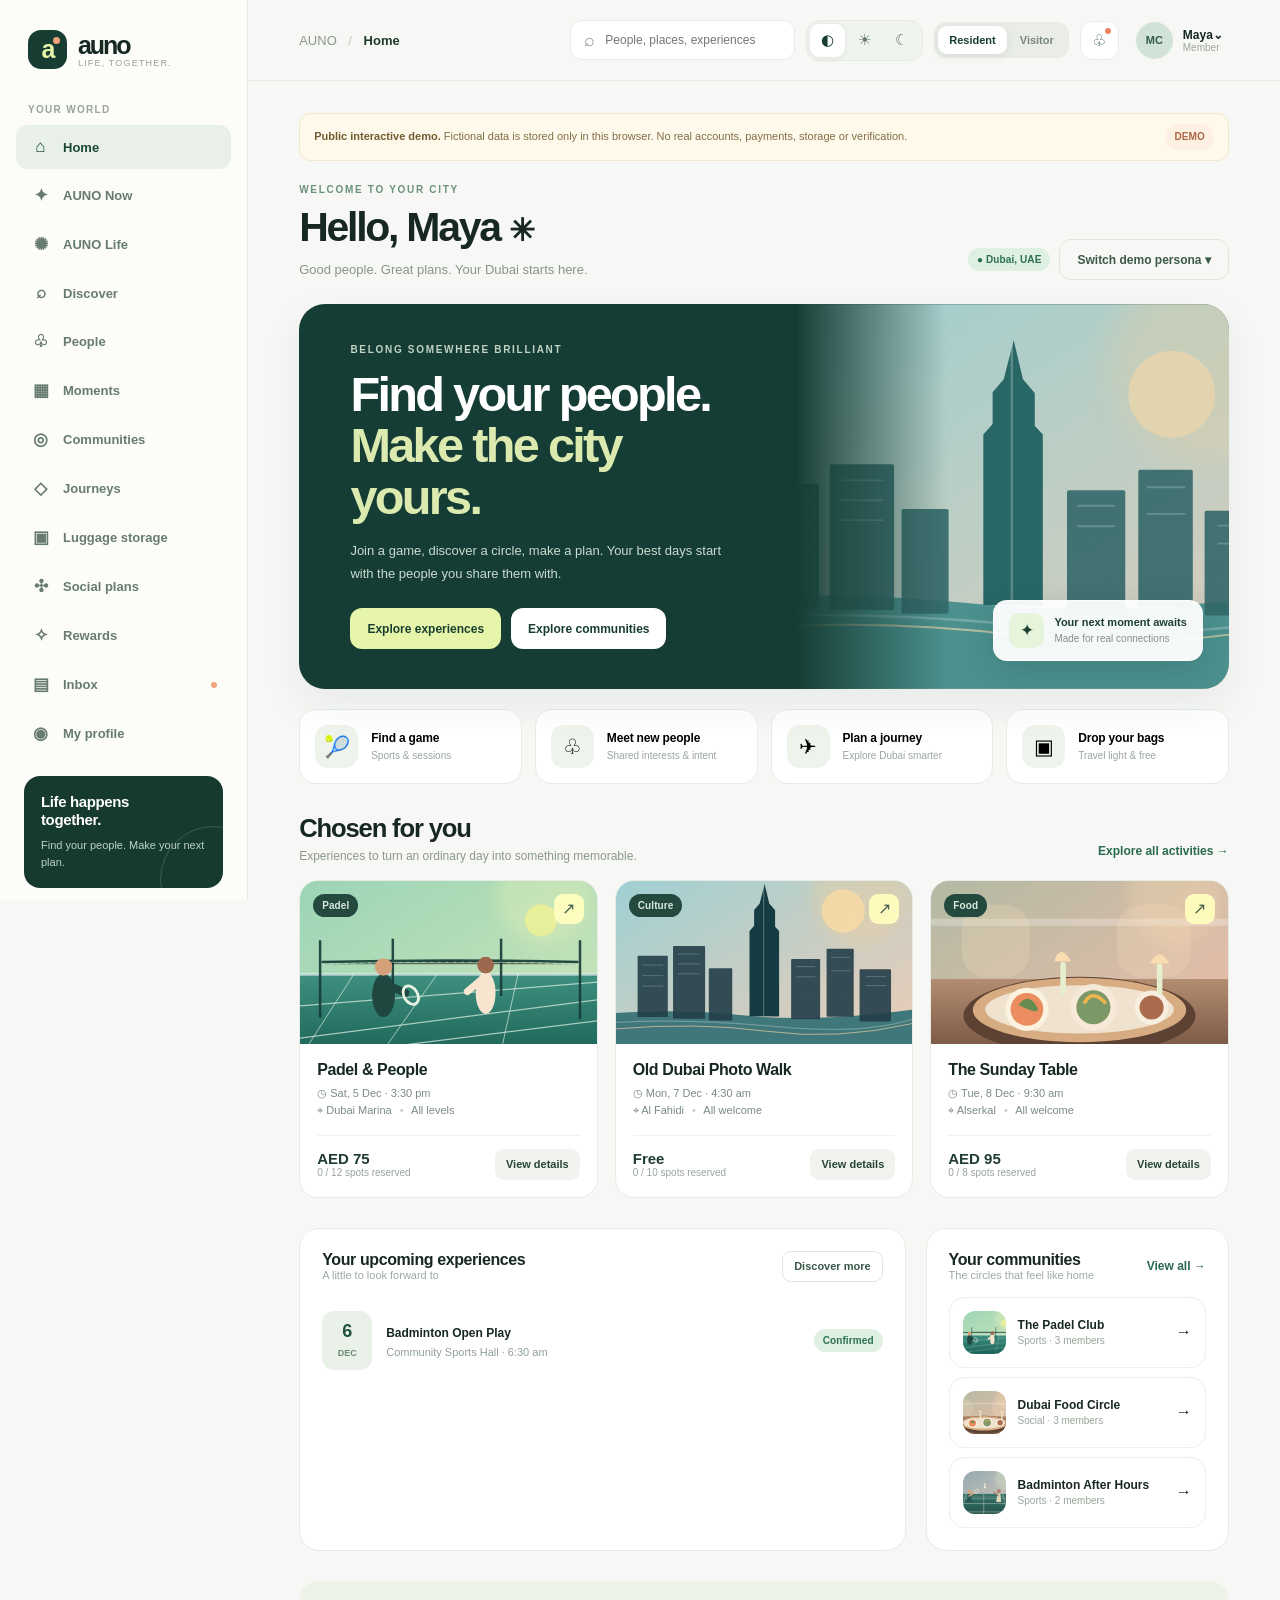
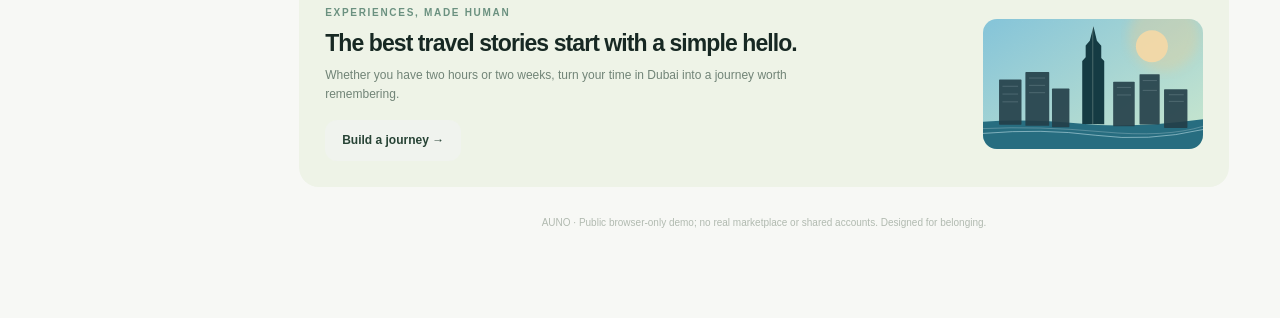
<file: demo-static/index.html>
<!doctype html>
<html lang="en">
<head>
  <meta charset="utf-8"/>
  <meta name="viewport" content="width=device-width, initial-scale=1"/>
  <meta name="theme-color" content="#f7f8f5"/>
  <meta name="description" content="AUNO — your city, your people, your next experience. Interactive community and city companion pilot."/>
  <title>AUNO · Your city, your people.</title>
  <meta name="color-scheme" content="light dark"/>
  <link rel="icon" href="favicon.svg" type="image/svg+xml"/>
  <script src="theme.js"></script>
  <link rel="stylesheet" href="styles.css"/>
  <link rel="stylesheet" href="suite.css"/>
  <link rel="manifest" href="manifest.webmanifest"/>
</head>
<body>
  <div id="app" role="application" aria-label="AUNO interactive demo">
    <div class="boot-screen"><div class="boot-mark">a<span>•</span></div><p>Finding your people…</p></div>
  </div>
  <div id="toast-root" aria-live="polite"></div>
  <script src="demo-api.js" defer></script>
  <script src="insights.js" defer></script>
  <script src="suite.js" defer></script>
  <script src="app.js" defer></script>
  <script>if ('serviceWorker' in navigator && location.protocol === 'https:') navigator.serviceWorker.register('./sw.js').catch(()=>{});</script>
</body>
</html>
</file>
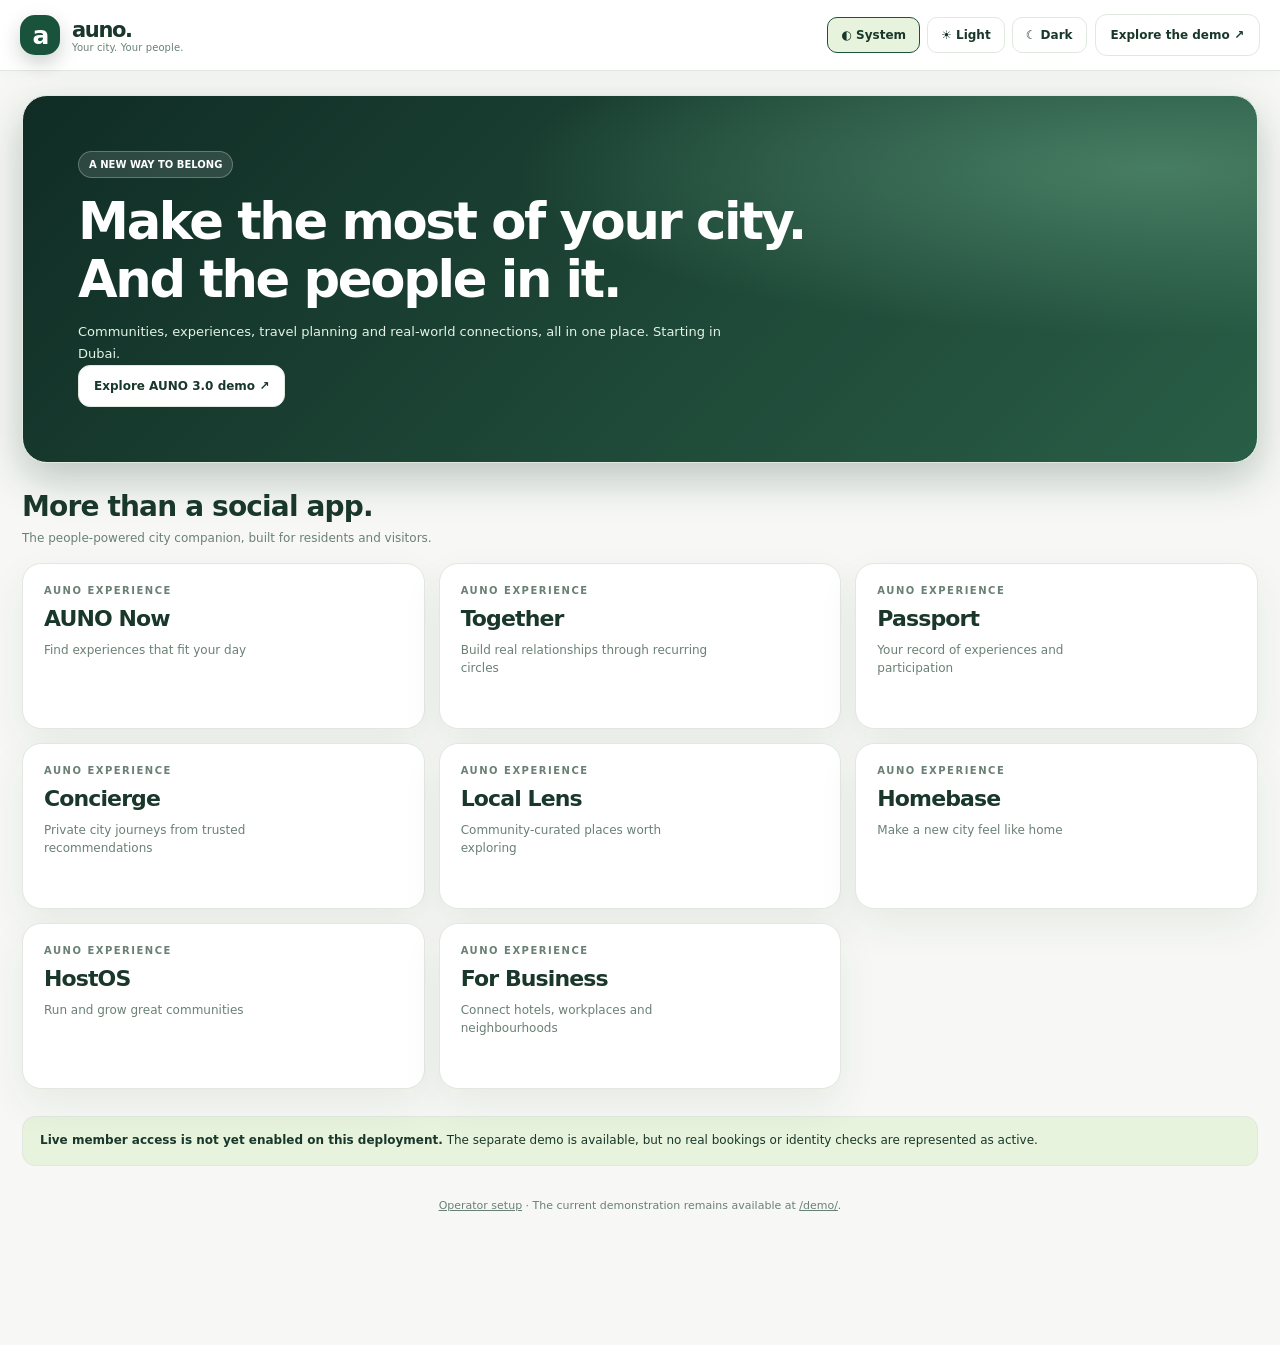
<file: docs/index.html>
<!doctype html>
<html lang="en"><head>
<meta charset="utf-8"/><meta name="viewport" content="width=device-width, initial-scale=1"/>
<meta name="theme-color" content="#f7f8f5"/><meta name="color-scheme" content="light dark"/>
<meta name="description" content="AUNO connects real people, approved communities, free experiences and city journeys."/>
<title>AUNO — Find your people. Experience your city.</title>
<link rel="icon" href="./favicon.svg" type="image/svg+xml"/>
<script src="./theme.js"></script>
<link rel="stylesheet" href="./styles.css"/><link rel="stylesheet" href="./experiences.css"/>
<link rel="manifest" href="./manifest.webmanifest"/>
<script src="./config.js"></script>
<script type="module" src="./app.js"></script>
</head><body><div id="app"><div class="boot"><span class="logo">a.</span><p>Preparing your city...</p></div></div><div id="toasts" role="status" aria-live="polite"></div><script>if("serviceWorker" in navigator && location.protocol==="https:")navigator.serviceWorker.register("./sw.js").catch(()=>{});</script></body></html>
</file>
<file: demo-static/styles.css>
:root{--paper:#f7f8f5;--white:#fff;--ink:#172823;--muted:#7d8983;--line:#e7ebe5;--deep:#173d33;--deep2:#092b26;--mint:#e3efd8;--lime:#e6f5a9;--peach:#f1a37c;--red:#b45344;--shadow:0 16px 40px rgba(27,52,40,.065);--radius:21px;--r2:14px;--sidebar:248px;font-family:Inter,ui-sans-serif,-apple-system,BlinkMacSystemFont,"Segoe UI",sans-serif;color:var(--ink);background:var(--paper)}*{box-sizing:border-box}body{margin:0;min-width:320px}button,input,select,textarea{font:inherit}button{cursor:pointer}a{color:inherit;text-decoration:none}button:disabled{opacity:.48;cursor:not-allowed}button:focus-visible,a:focus-visible,input:focus-visible,textarea:focus-visible,select:focus-visible{outline:3px solid #9ed8aa;outline-offset:2px}h1,h2,h3,p{margin:0}h1{font-size:clamp(30px,3.2vw,46px);line-height:1.09;letter-spacing:-.055em;font-weight:740}h2{font-size:clamp(21px,2vw,28px);line-height:1.14;letter-spacing:-.045em}h3{font-size:17px;letter-spacing:-.025em}.app-shell{display:grid;grid-template-columns:var(--sidebar) minmax(0,1fr);min-height:100vh}.sidebar{position:sticky;top:0;height:100vh;display:flex;flex-direction:column;border-right:1px solid #e5eae3;background:#fcfcf9;padding:28px 16px 18px;z-index:12;overflow-y:auto}.brand{display:flex;align-items:center;gap:11px;padding:2px 12px 23px}.brand-symbol{width:39px;height:39px;border-radius:13px;background:var(--deep);color:var(--lime);display:grid;place-items:center;font-size:25px;font-weight:800;line-height:1;letter-spacing:-.08em;position:relative}.brand-symbol:after{content:"";width:7px;height:7px;background:var(--peach);border-radius:50%;position:absolute;right:7px;top:7px}.brand-name{font-size:25px;letter-spacing:-.082em;font-weight:790}.brand-sub{font-size:9px;letter-spacing:.13em;text-transform:uppercase;color:#96a19a;margin-top:-2px}.side-label{color:#9aa59d;font-size:10px;letter-spacing:.13em;font-weight:800;text-transform:uppercase;margin:12px 12px 10px}.side-nav{display:flex;flex-direction:column;gap:4px}.nav-item{display:flex;align-items:center;gap:12px;width:100%;padding:12px 14px;color:#677b70;border:0;background:transparent;border-radius:12px;font-size:13px;font-weight:600;text-align:left;transition:.2s}.nav-item .symbol{font-size:17px;width:21px;text-align:center}.nav-item.active{background:#e9f0e8;color:#194837;font-weight:780}.nav-item:hover{background:#f0f3ef;color:#193e32}.nav-item .nav-dot{background:var(--peach);height:6px;width:6px;border-radius:50%;margin-left:auto}.sidebar-bottom{margin-top:auto;padding:20px 8px 0}.sidebar-note{padding:17px;border-radius:16px;background:#163a30;color:#fff;position:relative;overflow:hidden}.sidebar-note:after{content:"";width:105px;height:105px;border:1px solid #739486;position:absolute;border-radius:50%;right:-44px;bottom:-45px;opacity:.4}.sidebar-note strong{display:block;font-size:15px;letter-spacing:-.025em;line-height:1.2;max-width:125px}.sidebar-note p{font-size:11px;color:#bdd2c4;margin-top:8px;line-height:1.55}.sidebar-foot{display:flex;justify-content:space-between;align-items:center;margin-top:16px;color:#a3aea6;font-size:10px;padding:0 8px}.main-shell{min-width:0}.topbar{height:81px;background:rgba(247,248,245,.95);display:flex;align-items:center;justify-content:space-between;padding:0 clamp(20px,4vw,58px);border-bottom:1px solid var(--line);gap:16px;position:sticky;top:0;z-index:10;backdrop-filter:blur(15px)}.top-left{display:flex;gap:14px;align-items:center;min-width:0}.breadcrumbs{font-size:13px;color:#88968d;white-space:nowrap}.breadcrumbs b{color:#20392d}.top-right{display:flex;align-items:center;gap:11px}.searchbox{display:flex;align-items:center;gap:8px;border:1px solid #e8ece6;border-radius:12px;padding:0 13px;height:40px;background:#fff;color:#89948f;min-width:225px}.searchbox input{border:0;background:transparent;outline:0;font-size:12px;color:#384b42;width:160px}.avatar{width:37px;height:37px;border-radius:50%;display:grid;place-items:center;font-size:11px;font-weight:750;background:#d1e3d8;color:#315c49;flex-shrink:0}.avatar.v2{background:#e9d8c9;color:#865e47}.avatar.v3{background:#dee3ef;color:#566480}.avatar.lg{height:53px;width:53px;font-size:16px}.persona{border:0;background:transparent;display:flex;align-items:center;gap:10px;text-align:left;color:var(--ink)}.persona strong{display:block;font-size:12px;white-space:nowrap}.persona small{display:block;font-size:10px;color:#9aa69d}.mode-toggle{display:flex;padding:4px;border-radius:12px;background:#e9ede6;gap:2px}.mode-toggle button{font-size:11px;padding:8px 11px;border-radius:9px;border:0;background:transparent;color:#78867d;font-weight:680}.mode-toggle button.active{background:white;color:var(--deep);box-shadow:0 2px 8px #1e302018}.icon-btn{height:39px;width:39px;display:grid;place-items:center;border:1px solid #e8ede7;background:#fff;border-radius:12px;font-size:16px;color:#36584a;position:relative}.notice-count{position:absolute;right:7px;top:6px;height:6px;width:6px;border-radius:50%;background:#ec845f}.content{width:min(1420px,100%);margin:0 auto;padding:32px clamp(20px,4vw,58px) 90px}.demo-strip{display:flex;justify-content:space-between;gap:12px;align-items:center;padding:10px 14px;background:#fff9eb;border:1px solid #f2e7c9;color:#806f47;border-radius:12px;font-size:11px;margin-bottom:23px;line-height:1.4}.demo-strip b{color:#705e32}.eyebrow{font-size:10px;letter-spacing:.17em;color:#6b9180;text-transform:uppercase;font-weight:830}.eyebrow.light{color:#c1d3c5}.page-head{display:flex;justify-content:space-between;align-items:end;gap:20px;margin-bottom:24px}.page-head .kicker{font-size:12px;color:#718579;margin-bottom:10px}.page-head p{color:#87958a;font-size:13px;margin-top:10px;max-width:560px;line-height:1.6}.page-actions{display:flex;align-items:center;gap:9px;flex-wrap:wrap}.btn{border:0;background:var(--deep);color:white;padding:11px 17px;min-height:41px;display:inline-flex;align-items:center;justify-content:center;gap:9px;border-radius:12px;font-size:12px;font-weight:760;transition:transform .15s,background .15s;white-space:nowrap}.btn:hover:not(:disabled){transform:translateY(-1px);background:#225845}.btn.secondary{background:#f0f3ee;color:#284436}.btn.secondary:hover{background:#e5ede3}.btn.light{background:#fff;color:var(--deep)}.btn.outline{background:transparent;color:#3a5949;border:1px solid #dfe6df}.btn.ghost{background:transparent;color:#375144}.btn.small{padding:7px 11px;min-height:31px;border-radius:9px;font-size:11px}.btn.full{width:100%}.btn.danger{background:#f7ece9;color:#a04b3e}.btn.brandlime{background:var(--lime);color:#183e30}.btn.brandlime:hover{background:#d4ec8c}.btn .arr{font-size:18px;font-weight:400}.pill{display:inline-flex;align-items:center;gap:5px;border-radius:99px;padding:6px 9px;font-size:10px;font-weight:750;letter-spacing:.01em;background:#eef2ed;color:#45604c}.pill.green{background:#def0e1;color:#2c704f}.pill.orange{background:#fff0e4;color:#a86a43}.pill.dark{background:#244a40;color:#dbe9dc}.pill.outline{background:#fff;border:1px solid var(--line);color:#73847b}.tiny-dot{width:6px;height:6px;border-radius:50%;background:#7fbd94}.section{margin-top:30px}.section-head{display:flex;align-items:end;justify-content:space-between;gap:15px;margin-bottom:17px}.section-head p{font-size:12px;color:#8a978e;margin-top:5px}.text-link{font-size:12px;color:#2a6951;font-weight:750;background:transparent;border:0;padding:5px 0}.text-link:hover{text-decoration:underline}.hero{min-height:342px;border-radius:26px;position:relative;overflow:hidden;background:#163d35;display:grid;grid-template-columns:minmax(0,1.07fr) minmax(300px,.93fr);box-shadow:var(--shadow);color:#fff}.hero-copy{padding:40px clamp(30px,4vw,56px);display:flex;flex-direction:column;align-items:flex-start;justify-content:center;z-index:1}.hero h1{font-size:clamp(36px,3.8vw,55px);max-width:570px;margin-top:14px;font-weight:740;line-height:1.05}.hero h1 em{font-style:normal;color:#dceaaf}.hero p{color:#cadbd0;font-size:13px;line-height:1.8;margin:16px 0 23px;max-width:400px}.hero-buttons{display:flex;gap:10px;flex-wrap:wrap}.hero-visual{position:relative;min-height:342px;overflow:hidden}.hero-visual img{height:100%;width:100%;object-fit:cover;display:block;position:absolute;inset:0;opacity:.92;mix-blend-mode:screen}.hero-visual:before{content:"";position:absolute;z-index:1;left:-1px;top:0;bottom:0;width:35%;background:linear-gradient(90deg,#163d35 0%,transparent)}.floating-note{position:absolute;z-index:2;bottom:28px;right:26px;display:flex;align-items:center;gap:10px;background:#fefefef2;border:1px solid #ffffffaa;box-shadow:0 10px 30px #112a2929;border-radius:14px;padding:12px 15px;color:#1e4032;max-width:250px}.floating-note .note-icon{width:35px;height:35px;background:#e6f4dc;border-radius:10px;display:grid;place-items:center;font-size:17px}.floating-note b{display:block;font-size:11px}.floating-note small{font-size:10px;color:#83918a}.quick-actions{display:grid;grid-template-columns:repeat(4,minmax(0,1fr));gap:13px;margin-top:20px}.quick-card{display:flex;align-items:center;gap:13px;text-align:left;border:1px solid #e7ece5;background:white;border-radius:17px;padding:15px;transition:all .2s;min-width:0}.quick-card:hover{box-shadow:var(--shadow);transform:translateY(-2px)}.quick-icon{height:43px;width:43px;flex-shrink:0;border-radius:13px;display:grid;place-items:center;font-size:21px;background:#eef4ec}.quick-card b{display:block;font-size:12px;letter-spacing:-.015em}.quick-card small{display:block;font-size:10px;color:#9ba69f;margin-top:4px;line-height:1.3}.cards-grid{display:grid;grid-template-columns:repeat(3,minmax(0,1fr));gap:17px}.event-card,.circle-card,.store-card,.reward-card,.plan-card{border-radius:19px;background:#fff;border:1px solid var(--line);overflow:hidden;transition:box-shadow .2s,transform .2s}.event-card:hover,.circle-card:hover,.store-card:hover,.plan-card:hover{box-shadow:0 15px 28px #254c3314;transform:translateY(-2px)}.card-art{height:163px;overflow:hidden;position:relative;background:#e2e5dd}.card-art img{width:100%;height:100%;object-fit:cover;display:block;transition:transform .35s}.event-card:hover .card-art img,.store-card:hover .card-art img{transform:scale(1.045)}.art-overlay{position:absolute;top:13px;left:13px}.art-save{position:absolute;right:13px;top:13px;background:#fffebeee;border:0;border-radius:9px;width:30px;height:30px;display:grid;place-items:center;color:#496051}.card-content{padding:17px}.event-card h3{font-size:16px;margin-bottom:6px}.meta{font-size:11px;color:#7c8c80;line-height:1.6}.meta i{font-style:normal;padding:0 5px;color:#c3cfc6}.card-footer{display:flex;justify-content:space-between;align-items:center;gap:10px;margin-top:15px;padding-top:13px;border-top:1px solid #f0f2ee}.price{font-size:15px;font-weight:800;color:#213e31}.price small{font-size:10px;color:#9ba49e;font-weight:500}.small-avatars{display:flex;padding-left:6px}.small-avatars i{display:grid;place-items:center;height:23px;width:23px;background:#dfe9dc;color:#35634c;border-radius:50%;font-size:8px;font-style:normal;font-weight:800;border:2px solid white;margin-left:-7px}.small-avatars i:nth-child(2){background:#f0d9cb;color:#8b5e48}.small-avatars i:nth-child(3){background:#dde4f3;color:#54658d}.member-count{font-size:10px;color:#99a59b}.split{display:grid;grid-template-columns:minmax(0,1.6fr) minmax(260px,.8fr);gap:20px}.panel{background:#fff;border:1px solid var(--line);border-radius:20px;padding:22px}.panel-head{display:flex;justify-content:space-between;align-items:center;gap:15px;margin-bottom:16px}.panel-head h3{font-size:16px}.panel-sub{font-size:11px;color:#9eaaa1}.my-next{display:flex;align-items:center;gap:14px;padding:13px 0;border-bottom:1px solid #eef1ec}.my-next:last-child{border:0}.my-next .date-block{background:#eaf1e8;padding:10px;text-align:center;min-width:50px;border-radius:12px}.date-block b{display:block;font-size:18px;color:#23523f}.date-block small{font-size:9px;font-weight:800;color:#6c8a76;text-transform:uppercase}.my-next strong{font-size:12px}.my-next p{font-size:11px;color:#8fa094;margin-top:5px}.circle-item{border:1px solid #edf0eb;border-radius:15px;padding:13px;display:flex;gap:12px;align-items:center;margin-bottom:9px}.circle-item:last-child{margin-bottom:0}.circle-mini{height:43px;width:43px;border-radius:12px;object-fit:cover}.circle-item b{font-size:12px;display:block}.circle-item small{font-size:10px;color:#9aa59a;margin-top:3px;display:block}.circle-item .right{margin-left:auto}.stat-grid{display:grid;grid-template-columns:repeat(4,minmax(0,1fr));gap:14px}.stat-card{background:#fff;border:1px solid var(--line);border-radius:18px;padding:21px}.stat-card .label{font-size:11px;color:#839486;font-weight:660}.stat-card .value{font-size:29px;font-weight:780;letter-spacing:-.06em;margin:8px 0}.stat-card .sub{font-size:10px;color:#95a297}.stat-card .glyph{font-size:21px;color:#4b7c62;float:right;opacity:.65}.toolbar{display:flex;justify-content:space-between;align-items:center;flex-wrap:wrap;gap:12px;margin-bottom:20px}.chipbar{display:flex;gap:8px;flex-wrap:wrap}.chip{border:1px solid #e6ebe4;border-radius:999px;background:#fff;color:#75857a;padding:9px 13px;font-size:11px;font-weight:700}.chip.active{background:#1c4b3b;border-color:#1c4b3b;color:white}.field{display:flex;flex-direction:column;gap:7px;min-width:0}.field label{font-size:11px;font-weight:740;color:#4e6656}.field input,.field select,.field textarea{border:1px solid #dee6dc;border-radius:11px;padding:11px 12px;background:#fff;color:#2b4535;font-size:12px;min-height:42px;width:100%;outline:0}.field textarea{min-height:91px;resize:vertical}.field input:focus,.field select:focus,.field textarea:focus{border-color:#88be99;box-shadow:0 0 0 3px #e5f2e5}.form-grid{display:grid;grid-template-columns:repeat(2,minmax(0,1fr));gap:15px}.form-grid.three{grid-template-columns:repeat(3,minmax(0,1fr))}.form-grid .span-all{grid-column:1/-1}.small-note{font-size:11px;line-height:1.6;color:#89998c}.muted{color:var(--muted)}.divider{height:1px;background:var(--line);margin:18px 0}.empty{background:#fff;border:1px dashed #d8e3d8;padding:34px;border-radius:20px;text-align:center;color:#8d9b90}.empty .emoji{font-size:31px;margin-bottom:13px}.empty b{display:block;color:#2b4638;margin-bottom:6px}.empty p{font-size:12px;line-height:1.6;margin-bottom:13px}.empty.compact{padding:22px}.story-banner{background:#eef3e7;border-radius:20px;padding:26px;display:flex;justify-content:space-between;align-items:center;gap:18px}.story-banner h3{font-size:23px;line-height:1.25;letter-spacing:-.04em;max-width:490px}.story-banner p{font-size:12px;color:#718477;margin-top:8px;max-width:510px;line-height:1.6}.story-banner img{height:130px;width:220px;object-fit:cover;border-radius:14px}.circle-card .card-art{height:135px}.circle-card .card-content h3{margin-bottom:6px}.circle-card .card-content p{font-size:11px;color:#839387;line-height:1.6;min-height:35px}.pill-row{display:flex;gap:7px;flex-wrap:wrap;margin:12px 0}.store-card .card-art{height:140px}.store-card .card-content h3{margin:0 0 4px}.store-card .card-content{padding:17px}.store-card .info-row{display:flex;justify-content:space-between;gap:8px;align-items:center;margin-top:13px}.rate{font-size:17px;font-weight:790}.rate small{font-size:10px;font-weight:500;color:#91a197}.reward-card{padding:21px}.reward-emoji{height:46px;width:46px;display:grid;place-items:center;background:#edf3e9;border-radius:15px;font-size:25px;margin-bottom:17px}.reward-card h3{font-size:17px;margin-bottom:8px}.reward-card p{font-size:11px;line-height:1.7;color:#819184;min-height:53px}.reward-card .card-footer{margin-top:11px}.timeline{position:relative;display:flex;flex-direction:column;gap:0}.timeline-item{display:grid;grid-template-columns:44px 1fr;gap:13px;position:relative;padding-bottom:15px}.timeline-item:before{content:"";position:absolute;left:18px;top:30px;bottom:0;width:1px;background:#dfe8dd}.timeline-item:last-child:before{display:none}.timeline-num{height:37px;width:37px;border-radius:11px;background:#e8f1e5;display:grid;place-items:center;font-size:17px;z-index:1}.timeline-body{padding:0 0 5px}.timeline-body strong{display:block;font-size:13px;margin:2px 0 4px}.timeline-body p{font-size:11px;color:#7f9184;line-height:1.65}.timeline-meta{display:flex;gap:10px;align-items:center;margin-top:8px;font-size:10px;color:#8d9e91}.journey-preview{background:#fff;border:1px solid var(--line);border-radius:20px;padding:22px}.journey-stage{background:#edf2e7;border:1px solid #dae6d7;border-radius:16px;padding:22px;margin-top:17px}.journey-stage .day-label{font-size:10px;text-transform:uppercase;letter-spacing:.13em;color:#4f7860;font-weight:850}.journey-day{padding:21px 0;border-bottom:1px solid #eaf0e8}.journey-day:last-child{border-bottom:0;padding-bottom:0}.journey-day h3{font-size:16px;margin-bottom:14px}.journey-stop{display:flex;gap:12px;padding:10px 0;align-items:center}.journey-stop>span{background:#f0f5eb;border-radius:12px;font-size:20px;height:42px;width:42px;display:grid;place-items:center;flex-shrink:0}.journey-stop b{font-size:12px}.journey-stop small{display:block;font-size:10px;color:#8c9c91;margin-top:4px}.plan-card{padding:20px}.plan-card h3{margin:12px 0 6px}.plan-card p{font-size:11px;line-height:1.7;color:#859386;min-height:45px}.plan-card .card-footer{margin-top:12px}.avatar-row{display:flex;align-items:center;gap:8px;margin:11px 0}.avatar-row .avatar{width:27px;height:27px;font-size:9px}.avatar-row small{font-size:10px;color:#829789}.table-wrap{overflow:auto;border-radius:16px;border:1px solid var(--line);background:#fff}.data-table{width:100%;border-collapse:collapse;text-align:left;min-width:630px}.data-table th{padding:15px 18px;background:#f7f9f5;color:#8a9a8e;font-size:10px;text-transform:uppercase;letter-spacing:.09em;font-weight:800}.data-table td{padding:16px 18px;border-top:1px solid #edf1eb;font-size:12px;color:#3b5645}.data-table td small{display:block;color:#99a69a;font-size:10px;margin-top:4px}.table-actions{display:flex;gap:6px}.workspace-welcome{background:#183d34;color:#fff;border-radius:21px;padding:27px;display:flex;align-items:center;justify-content:space-between;gap:20px;margin-bottom:23px;overflow:hidden;position:relative}.workspace-welcome:after{content:"";border:1px solid #ffffff22;position:absolute;width:280px;height:280px;border-radius:50%;right:-60px;top:-150px}.workspace-welcome h2{font-size:27px;margin-top:6px}.workspace-welcome p{font-size:12px;color:#c2d8ca;margin-top:7px;max-width:470px;line-height:1.6}.workspace-welcome .btn{position:relative;z-index:1}.notice-row{display:flex;gap:13px;align-items:start;padding:17px 0;border-bottom:1px solid #edf1eb}.notice-row:last-child{border:0}.notice-bullet{width:33px;height:33px;border-radius:11px;background:#eef5e9;display:grid;place-items:center;color:#347354;flex-shrink:0}.notice-row b{font-size:12px;font-weight:720}.notice-row p{font-size:10px;color:#9daa9c;margin-top:6px}.notice-row.unread b{color:#143b2d}.profile-hero{display:flex;align-items:center;gap:16px;padding:26px;background:white;border:1px solid var(--line);border-radius:21px}.profile-hero h2{margin:0 0 5px}.profile-hero p{font-size:12px;color:#829388}.progress-track{height:8px;background:#eaf0e9;border-radius:999px;overflow:hidden;margin-top:12px}.progress-fill{height:100%;background:#689f73;border-radius:999px}.level-track{display:flex;justify-content:space-between;color:#8c998d;font-size:10px;margin-top:6px}.leader-row{display:flex;align-items:center;gap:11px;padding:13px 0;border-bottom:1px solid #eef2ed}.leader-row:last-child{border:0}.leader-rank{width:24px;color:#82998b;font-size:12px;font-weight:800}.leader-row b{font-size:12px}.leader-row small{display:block;margin-top:4px;font-size:10px;color:#95a599}.leader-row .xp{margin-left:auto;font-size:12px;font-weight:800;color:#315e47}.quote{border-left:3px solid #b0ce9f;padding-left:13px;color:#71847a;font-size:12px;line-height:1.7}.modal-backdrop{position:fixed;inset:0;background:rgba(9,27,21,.55);display:flex;align-items:center;justify-content:center;z-index:99;padding:18px;backdrop-filter:blur(4px)}.modal{width:min(650px,100%);max-height:min(90vh,840px);overflow-y:auto;background:#fff;border-radius:23px;box-shadow:0 40px 100px #0004;position:relative}.modal.wide{width:min(780px,100%)}.modal-close{position:absolute;right:15px;top:15px;border:0;width:32px;height:32px;background:#fffdf5ee;border-radius:50%;font-size:16px;z-index:2}.modal-hero{height:230px;overflow:hidden;position:relative}.modal-hero img{width:100%;height:100%;object-fit:cover}.modal-body{padding:27px}.modal-body h2{font-size:27px;margin:10px 0 8px}.modal-body p{font-size:12px;color:#778a7d;line-height:1.8}.modal-info{display:grid;grid-template-columns:repeat(2,minmax(0,1fr));gap:10px;margin:21px 0}.modal-info div{background:#f4f7f2;border-radius:13px;padding:13px}.modal-info b{display:block;font-size:11px}.modal-info small{display:block;font-size:10px;color:#96a69a;margin-top:5px}.modal-actions{display:flex;gap:9px;justify-content:space-between;align-items:center;margin-top:19px;padding-top:18px;border-top:1px solid var(--line)}.modal-actions .btn{flex:1}.form-modal{padding:29px}.form-modal h2{margin:4px 0 8px}.form-modal>p{font-size:12px;color:#829587;line-height:1.7;margin-bottom:22px}.form-title{font-size:20px;margin-bottom:10px}.form-modal .form-grid{margin:13px 0 19px}.modal .subtle{font-size:10px;color:#a0afa2;margin-top:10px}.toast{position:fixed;bottom:25px;right:23px;background:#193f32;color:#fff;max-width:360px;min-width:240px;padding:15px 18px;border-radius:13px;box-shadow:0 16px 60px #08241b4d;z-index:150;animation:toast-in .22s ease;font-size:12px;line-height:1.55}.toast.error{background:#924738}.toast b{display:block;margin-bottom:3px;font-size:12px}.boot-screen{height:100vh;display:flex;align-items:center;justify-content:center;flex-direction:column;gap:16px}.boot-mark{width:58px;height:58px;border-radius:19px;background:var(--deep);color:var(--lime);font-weight:800;font-size:38px;display:grid;place-items:center;position:relative}.boot-mark span{position:absolute;right:8px;top:7px;font-size:18px;color:var(--peach)}.boot-screen p{font-size:12px;color:#83968b}.loading-state{display:grid;place-items:center;min-height:50vh}.spinner{width:29px;height:29px;border:3px solid #e2ebe2;border-top-color:#31664d;border-radius:50%;animation:spin .7s linear infinite}.mobile-nav{display:none}.mobile-menu-toggle{display:none}.notice-card{padding:13px 15px;border-radius:12px;background:#fff7ed;color:#916844;font-size:11px;line-height:1.6;border:1px solid #f3e7d7}.legend{display:inline-flex;align-items:center;gap:7px;font-size:11px;color:#829186}.legend:before{content:"";height:7px;width:7px;background:#82b99b;border-radius:50%}.boldnumber{font-size:32px;font-weight:800;letter-spacing:-.065em}.mini-stat{display:flex;gap:10px;align-items:center}.mini-stat .mini-icon{background:#e6f1e2;height:38px;width:38px;border-radius:11px;display:grid;place-items:center}.mini-stat strong{font-size:13px}.mini-stat small{display:block;font-size:10px;color:#94a397;margin-top:3px}.profile-pill{display:inline-flex;align-items:center;gap:6px;font-size:10px;font-weight:750;background:#e6f1e7;color:#397352;border-radius:99px;padding:6px 10px}.hero-small{min-height:170px;border-radius:20px;background:#183f37;color:#fff;display:flex;align-items:center;justify-content:space-between;padding:26px;gap:20px;overflow:hidden}.hero-small h2{color:#fff;font-size:26px;margin:8px 0}.hero-small p{max-width:440px;color:#c6d8cd;font-size:12px;line-height:1.6}.hero-small img{width:280px;height:155px;object-fit:cover;border-radius:13px}.tabs{display:flex;gap:6px;padding:4px;background:#eef2ed;border-radius:12px;width:max-content}.tabs button{border:0;border-radius:9px;padding:10px 14px;font-size:11px;font-weight:760;color:#7a8b7c;background:transparent}.tabs button.active{background:white;color:#1a4334;box-shadow:0 3px 8px #0000000a}.member-row{display:flex;gap:11px;align-items:center;padding:12px 0;border-bottom:1px solid #eff1ee}.member-row:last-child{border:0}.member-row b{font-size:12px}.member-row small{color:#a2ada5;font-size:10px;display:block;margin-top:5px}.member-row .btn{margin-left:auto}.counter{display:flex;align-items:center;gap:10px}.counter button{height:34px;width:34px;border-radius:9px;border:1px solid #dae7d9;background:#f6f9f4;color:#2b6d4f;font-size:19px}.counter b{min-width:20px;text-align:center}.chips-check{display:flex;flex-wrap:wrap;gap:8px}.chips-check label{cursor:pointer;border:1px solid #e0e9df;border-radius:99px;padding:8px 12px;font-size:11px;color:#617668;background:#fff}.chips-check input{accent-color:#356a52;margin-right:5px}.footer-line{font-size:10px;color:#b1bab0;text-align:center;padding-top:30px}.code-pill{background:#edf5e6;border:1px dashed #8fb99a;color:#276345;font-size:14px;letter-spacing:.12em;border-radius:9px;padding:9px 12px;font-weight:800;display:inline-block}.flex{display:flex}.gap8{gap:8px}.gap12{gap:12px}.align-center{align-items:center}.justify-between{justify-content:space-between}.mt10{margin-top:10px}.mt16{margin-top:16px}.mt20{margin-top:20px}.mb8{margin-bottom:8px}.mb16{margin-bottom:16px}.full-width{width:100%}.center{text-align:center}.hide{display:none!important}@keyframes spin{to{transform:rotate(360deg)}}@keyframes toast-in{from{transform:translateY(15px);opacity:0}to{transform:translateY(0);opacity:1}}
@media(max-width:1250px){:root{--sidebar:210px}.content{padding-left:30px;padding-right:30px}.topbar{padding:0 30px}.cards-grid{gap:12px}.quick-actions{grid-template-columns:repeat(2,1fr)}.hero{grid-template-columns:1.1fr .9fr}.hero-copy{padding:33px}.hero h1{font-size:43px}.searchbox{min-width:190px}}
@media(max-width:980px){:root{--sidebar:0px}.app-shell{grid-template-columns:1fr}.sidebar{display:none}.content{padding:26px 25px 92px}.topbar{padding:0 25px}.mobile-nav{display:flex;position:fixed;bottom:0;left:0;right:0;background:#fffefa;border-top:1px solid #e4ebe3;height:68px;z-index:20;justify-content:space-around;box-shadow:0 -4px 22px #1533240a}.mobile-nav button{border:0;background:transparent;color:#899b8c;display:flex;flex-direction:column;align-items:center;gap:3px;justify-content:center;min-width:55px;font-size:9px;font-weight:700}.mobile-nav button.active{color:#246549}.mobile-nav button span{font-size:20px}.split{grid-template-columns:1fr 1fr}.searchbox{min-width:0}.searchbox input{width:120px}}
@media(max-width:700px){h1{font-size:34px}.topbar{height:66px;padding:0 16px}.breadcrumbs{font-size:11px}.searchbox,.persona small,.mode-toggle{display:none}.top-right{gap:5px}.persona strong{font-size:11px}.persona{gap:6px}.top-left{gap:6px}.content{padding:20px 16px 90px}.demo-strip{font-size:10px}.hero{grid-template-columns:1fr;min-height:480px}.hero-copy{padding:28px 25px;justify-content:flex-start;min-height:330px}.hero h1{font-size:42px}.hero p{font-size:12px;margin:12px 0 18px}.hero-visual{height:160px;min-height:160px}.hero-visual:before{width:100%;height:90px;top:-1px;background:linear-gradient(#163d35,transparent)}.floating-note{bottom:14px;right:15px;padding:8px}.cards-grid{grid-template-columns:1fr;gap:13px}.quick-actions{grid-template-columns:repeat(2,minmax(0,1fr));gap:9px}.quick-card{padding:11px;gap:9px}.quick-icon{height:36px;width:36px;font-size:17px}.quick-card b{font-size:10px}.quick-card small{font-size:9px}.split{grid-template-columns:1fr}.stat-grid{grid-template-columns:repeat(2,1fr)}.page-head{align-items:flex-start;flex-direction:column}.page-actions{width:100%}.page-actions .btn{flex:1}.form-grid,.form-grid.three{grid-template-columns:1fr}.story-banner{flex-direction:column;align-items:flex-start}.story-banner img{width:100%;height:130px}.modal-backdrop{align-items:flex-end;padding:0}.modal{width:100%;max-height:93vh;border-radius:24px 24px 0 0}.modal-body,.form-modal{padding:22px}.modal-hero{height:170px}.modal-info{grid-template-columns:1fr 1fr}.modal-actions{flex-wrap:wrap}.modal-actions .btn{flex:1 1 45%}.hero-small img{display:none}.workspace-welcome{flex-direction:column;align-items:start}.toolbar{align-items:flex-start}.profile-hero{flex-wrap:wrap}.footer-line{padding-bottom:14px}}
.person-card{background:#fff;border:1px solid var(--line);border-radius:18px;padding:19px;transition:.2s}.person-card:hover{transform:translateY(-2px);box-shadow:var(--shadow)}.person-head{display:flex;gap:13px;align-items:center}.person-head h3{margin-bottom:3px}.person-card>.small-note{min-height:35px}.moment-post{background:#fff;border:1px solid var(--line);border-radius:18px;padding:22px;margin-top:15px}.moment-author{display:flex;align-items:center;gap:10px}.moment-author b{font-size:12px}.moment-author small{display:block;font-size:10px;color:#97a79a;margin-top:4px}.moment-post>p{font-size:13px;color:#425e4c;line-height:1.8;margin:19px 0}.moment-place{background:#eef4e9;border-radius:10px;padding:12px;font-size:11px;color:#4d6d55;font-weight:680}.moment-place span{color:#aebfb0;padding:0 6px}.moment-actions{display:flex;gap:12px;margin-top:16px;padding-top:13px;border-top:1px solid #edf1ec;flex-wrap:wrap}.moment-actions button{background:transparent;border:0;color:#8b9b8d;font-size:11px;font-weight:700;padding:5px 0}.moment-actions button.liked{color:#bd7663}.moment-actions button:hover{color:#2a6347}

/* AUNO 2.0 adaptive appearance and product-detail system */
:root { --surface:#fff; --surface-soft:#f0f4ee; --text-strong:#162d25; --text-muted:#64786d; --focus:#518d71; --chart-track:#dfe9e1; --chart-fill:#448967; --accent:#d6f29e; --toast-bg:#183a2f; }
html {scroll-behavior:smooth}
button,input,select,textarea{accent-color:var(--deep)}
button:focus-visible,a:focus-visible,input:focus-visible,textarea:focus-visible,select:focus-visible{outline:3px solid var(--focus);outline-offset:3px}
.theme-switcher{display:flex;gap:2px;background:var(--surface-soft);padding:3px;border:1px solid var(--line);border-radius:13px;align-items:center}
.theme-switcher button{min-width:35px;height:33px;border:0;border-radius:9px;background:transparent;color:var(--text-muted);font-size:15px}
.theme-switcher button.active{background:var(--surface);color:var(--deep);box-shadow:0 1px 6px #00000012}
.theme-switcher button:hover{color:var(--ink)}
.theme-settings{display:flex;gap:9px;flex-wrap:wrap}
.theme-settings button{flex:1;min-width:104px;display:flex;justify-content:center;align-items:center;gap:8px;border:1px solid var(--line);background:var(--surface);color:var(--ink);padding:13px 15px;border-radius:12px;font-size:12px;font-weight:700}
.theme-settings button.active{background:var(--surface-soft);border-color:var(--focus);box-shadow:0 0 0 1px var(--focus)}
.auno-v2-chip{display:inline-flex;align-items:center;gap:6px;border-radius:99px;padding:7px 10px;background:var(--surface-soft);border:1px solid var(--line);color:var(--text-muted);font-size:11px;font-weight:730}
.now-callout{margin-top:20px;display:flex;align-items:center;justify-content:space-between;gap:18px;background:linear-gradient(110deg,#173d33,#245f48);border:1px solid #2b6b51;padding:20px 22px;border-radius:19px;color:#fff;overflow:hidden;position:relative}
.now-callout:after{content:'✳';font-size:128px;line-height:1;position:absolute;right:20%;color:#ffffff0c;transform:rotate(-25deg);pointer-events:none}
.now-callout h3{font-size:18px;color:#fff;margin:6px 0}.now-callout p{font-size:12px;color:#d8e5d8;line-height:1.6}
.now-callout .btn{position:relative;z-index:1}
.now-controls{background:var(--surface);border:1px solid var(--line);border-radius:20px;padding:22px;box-shadow:var(--shadow)}
.now-options{display:flex;gap:8px;flex-wrap:wrap;margin-top:12px}.now-options button{border:1px solid var(--line);background:var(--surface-soft);color:var(--ink);padding:11px 15px;border-radius:12px;font-weight:720;font-size:12px;min-height:44px}
.now-options button.selected{background:var(--deep);color:#fff;border-color:var(--deep)}
.now-select-grid{display:grid;grid-template-columns:repeat(2,minmax(0,1fr));gap:16px;margin-top:22px}.now-select-grid label{font-size:12px;font-weight:750;display:block;color:var(--text-muted)}
.now-select-grid select{display:block;margin-top:8px;width:100%;border:1px solid var(--line);border-radius:12px;background:var(--surface);color:var(--ink);padding:12px 15px;min-height:45px}
.now-suggestions{display:grid;grid-template-columns:repeat(3,minmax(0,1fr));gap:16px;margin-top:19px}
.now-place{border:1px solid var(--line);background:var(--surface);padding:19px;border-radius:18px;box-shadow:var(--shadow);display:flex;flex-direction:column;gap:10px}
.now-place .place-symbol{font-size:26px;display:grid;place-items:center;width:50px;height:50px;border-radius:14px;background:var(--surface-soft)}
.now-place h3{font-size:16px}.now-place p{color:var(--text-muted);font-size:12px;line-height:1.65;flex:1}.now-place .place-meta{font-size:11px;font-weight:740;color:var(--deep)}
.insight-kpis{display:grid;grid-template-columns:repeat(4,minmax(0,1fr));gap:14px;margin:22px 0}
.insight-kpi{border:1px solid var(--line);background:var(--surface);padding:21px;border-radius:19px;position:relative;overflow:hidden}
.insight-kpi .k-icon{width:38px;height:38px;border-radius:11px;background:var(--surface-soft);display:grid;place-items:center;font-size:18px;margin-bottom:14px}
.insight-kpi .k-title{color:var(--text-muted);font-size:11px;font-weight:720}.insight-kpi strong{font-size:clamp(24px,2.5vw,33px);display:block;letter-spacing:-.045em;margin:6px 0 5px;color:var(--ink)}
.insight-kpi small{display:block;font-size:10px;color:var(--text-muted);line-height:1.45}
.insight-grid{display:grid;grid-template-columns:minmax(0,1.3fr) minmax(0,1fr);gap:16px}.insight-panel{background:var(--surface);border:1px solid var(--line);border-radius:19px;padding:21px;min-width:0}
.insight-panel h3{font-size:15px;margin-bottom:6px}.insight-panel>p,.insight-sub{font-size:11px;line-height:1.6;color:var(--text-muted);margin-bottom:16px}
.insight-bars{display:flex;flex-direction:column;gap:14px;margin-top:20px}.insight-bar-label{display:flex;justify-content:space-between;align-items:center;gap:8px;font-size:11px;margin-bottom:6px}.insight-bar-label b{font-size:11px}.insight-bar-label span{color:var(--text-muted);font-variant-numeric:tabular-nums}
.insight-track{height:10px;border-radius:99px;background:var(--chart-track);overflow:hidden}.insight-fill{height:100%;background:linear-gradient(90deg,#3d8964,#a7db76);border-radius:99px}
.insight-legend{display:flex;flex-wrap:wrap;gap:9px 16px;font-size:11px;color:var(--text-muted);margin-top:16px}.insight-legend i{display:inline-block;width:9px;height:9px;border-radius:3px;margin-right:5px;background:#4a9a6e}
.insight-svg{width:100%;height:auto;display:block;overflow:visible;color:var(--text-muted)}.insight-svg text{font-family:inherit;font-size:10px;fill:currentColor}.insight-svg line{stroke:var(--line)}
.insight-actions{display:flex;gap:8px;flex-wrap:wrap;align-items:center}.insight-filters{display:flex;gap:6px;background:var(--surface-soft);padding:4px;border-radius:12px;flex-wrap:wrap}.insight-filters button{border:0;background:transparent;color:var(--text-muted);padding:9px 11px;border-radius:9px;font-size:11px;font-weight:760}.insight-filters button.active{background:var(--surface);color:var(--deep);box-shadow:0 1px 6px #00000010}
.insight-alert{background:var(--surface-soft);border:1px solid var(--line);padding:12px 14px;border-radius:12px;display:flex;justify-content:space-between;align-items:center;gap:15px;margin:9px 0;font-size:12px}.insight-alert b{color:var(--ink)}.insight-alert small{display:block;color:var(--text-muted);margin-top:5px}
.biz-sandbox{display:grid;grid-template-columns:repeat(2,minmax(0,1fr));gap:16px}.biz-sandbox label{font-size:12px;color:var(--text-muted);font-weight:730}.biz-sandbox label strong{color:var(--ink);float:right}.biz-sandbox input[type=range]{display:block;width:100%;margin-top:12px}
.biz-output{background:var(--surface-soft);border:1px solid var(--line);border-radius:13px;padding:18px;display:grid;gap:6px}.biz-output strong{font-size:27px;color:var(--ink);letter-spacing:-.04em}.biz-output small{color:var(--text-muted)}
.info-banner{background:var(--surface-soft);border-left:3px solid var(--chart-fill);border-radius:11px;padding:13px 15px;font-size:11px;line-height:1.65;color:var(--text-muted)}
/* Intentional dark palettes. Avoid filters which distort photography and controls. */
html[data-theme="dark"]{
 --paper:#0c1715;--white:#14231e;--ink:#ebf3ec;--muted:#a2b6a8;--line:#294138;--deep:#77b796;--deep2:#173d33;--mint:#234336;--lime:#d1f29b;--peach:#efae8a;--red:#f39a91;--shadow:0 18px 44px #0000004d;--surface:#14231e;--surface-soft:#20332a;--text-strong:#ebf3ec;--text-muted:#a3b8aa;--focus:#b0e2b6;--chart-track:#2e4a3f;--chart-fill:#a2d68e;--accent:#cdeaa2;--toast-bg:#e8f6e7;
 background:#0c1715;color:var(--ink)
}
html[data-theme="dark"] body,html[data-theme="dark"] .main-shell{background:var(--paper);color:var(--ink)}
html[data-theme="dark"] .sidebar{background:#111f1a;border-color:var(--line)}
html[data-theme="dark"] .topbar{background:#10221ddf;border-color:var(--line)}
html[data-theme="dark"] .breadcrumbs,html[data-theme="dark"] .breadcrumbs b{color:var(--ink)}
html[data-theme="dark"] .searchbox,html[data-theme="dark"] .icon-btn,html[data-theme="dark"] .quick-card,html[data-theme="dark"] .event-card,html[data-theme="dark"] .circle-card,html[data-theme="dark"] .store-card,html[data-theme="dark"] .plan-card,html[data-theme="dark"] .person-card,html[data-theme="dark"] .moment-post,html[data-theme="dark"] .panel,html[data-theme="dark"] .stat-card,html[data-theme="dark"] .modal,html[data-theme="dark"] .form-modal,html[data-theme="dark"] .table-wrap,html[data-theme="dark"] .profile-hero,html[data-theme="dark"] .empty,html[data-theme="dark"] .reward-card{background:var(--surface)!important;border-color:var(--line)!important;color:var(--ink)}
html[data-theme="dark"] .searchbox input,html[data-theme="dark"] input,html[data-theme="dark"] select,html[data-theme="dark"] textarea{color:var(--ink);background:var(--surface);border-color:var(--line)}
html[data-theme="dark"] input::placeholder,html[data-theme="dark"] textarea::placeholder{color:#90a89a}
html[data-theme="dark"] .searchbox input{background:transparent}
html[data-theme="dark"] .demo-strip{background:#352c1d;border-color:#685c36;color:#f2dba1}html[data-theme="dark"] .demo-strip b{color:#ffe9b0}
html[data-theme="dark"] .nav-item{color:#abc0b0}html[data-theme="dark"] .nav-item.active{background:#284737;color:#d2f2ba}html[data-theme="dark"] .nav-item:hover{background:#213a2c;color:#e8f4e8}
html[data-theme="dark"] .mode-toggle{background:#20372e}html[data-theme="dark"] .mode-toggle button.active{background:#315646;color:#e8f6e8}
html[data-theme="dark"] .pill{background:#294337;color:#dcf2df}html[data-theme="dark"] .pill.green{background:#264b36;color:#d6f4cb}html[data-theme="dark"] .pill.orange{background:#523a2a;color:#ffd9b4}html[data-theme="dark"] .pill.outline{background:#1b3126;border-color:#43614e;color:#d6e5d8}
html[data-theme="dark"] .btn.secondary,html[data-theme="dark"] .btn.outline,html[data-theme="dark"] .btn.ghost{background:#264035;color:#d6f1df;border-color:#476150}html[data-theme="dark"] .btn.danger{background:#492b2c;color:#ffbab3}
html[data-theme="dark"] .notice-card,html[data-theme="dark"] .moment-place{background:#20382b;color:#bed6c5;border-color:#41624d}
html[data-theme="dark"] .moment-post>p,html[data-theme="dark"] .profile-hero p,html[data-theme="dark"] .small-note,html[data-theme="dark"] .quote,html[data-theme="dark"] .meta,html[data-theme="dark"] .panel-sub,html[data-theme="dark"] .page-head p{color:#b6c9ba}
html[data-theme="dark"] .circle-item,html[data-theme="dark"] .member-row,html[data-theme="dark"] .moment-actions,html[data-theme="dark"] .divider,html[data-theme="dark"] .data-table td,html[data-theme="dark"] .data-table th{border-color:var(--line)!important}
html[data-theme="dark"] .data-table th{background:#21382c;color:#d1e5d5}html[data-theme="dark"] .data-table tr:hover td{background:#20372c}
html[data-theme="dark"] .sidebar-note,html[data-theme="dark"] .workspace-welcome{background:#214b3a;color:#fff}html[data-theme="dark"] .mobile-nav{background:#14251d;border-color:var(--line)}
html[data-theme="dark"] .hero,html[data-theme="dark"] .now-callout{background:#173f34}html[data-theme="dark"] .hero p{color:#d3e6d8}
html[data-theme="dark"] .modal-backdrop{background:#010b08d4}
html[data-theme="dark"] .form-field input,html[data-theme="dark"] .form-field select,html[data-theme="dark"] .form-field textarea{background:#1c3328;color:#f2f8ef}
html[data-theme="dark"] .loading-state{background:var(--paper)}
html[data-theme="dark"] .floating-note{background:#20362bf2;color:#ecf7ec;border-color:#3d6549}html[data-theme="dark"] .floating-note small{color:#b4cdbc}
html[data-theme="dark"] .person-card .small-note{color:#b2c8b6}
html[data-theme="dark"] .toast{background:#223c2d;color:#fff}
html[data-theme="dark"] .side-label,html[data-theme="dark"] .sidebar-foot,html[data-theme="dark"] .eyebrow{color:#a2c2ab}
@media(max-width:1100px){.insight-kpis{grid-template-columns:repeat(2,minmax(0,1fr))}.insight-grid{grid-template-columns:1fr}.now-suggestions{grid-template-columns:repeat(2,minmax(0,1fr))}}
@media(max-width:700px){.theme-switcher{padding:2px}.theme-switcher button{min-width:29px;height:31px;font-size:12px}.now-callout{align-items:flex-start;flex-direction:column}.now-suggestions,.now-select-grid,.biz-sandbox{grid-template-columns:1fr}.insight-kpis{grid-template-columns:repeat(2,minmax(0,1fr));gap:9px}.insight-kpi{padding:15px}.insight-kpi strong{font-size:24px}.insight-panel{padding:15px}.insight-actions{align-items:stretch;flex-direction:column}.insight-filters{justify-content:space-between}}
@media(prefers-reduced-motion:reduce){*,*:before,*:after{scroll-behavior:auto!important;animation-duration:.01ms!important;animation-iteration-count:1!important;transition-duration:.01ms!important}}
</file>
<file: demo-static/suite.css>
/* AUNO 3.0 — The Experience Constellation. Token-aware light/dark premium surfaces. */
.auno-kicker{text-transform:uppercase;font-size:10px;letter-spacing:.18em;font-weight:850;color:#b8deab}.auno-feature-hero{border:1px solid #285546;background:radial-gradient(circle at 100% 5%,#3e765b 0,transparent 36%),linear-gradient(125deg,#163d33 0%,#0e2e29 100%);border-radius:23px;color:#fff;padding:clamp(22px,4vw,42px);display:flex;gap:24px;align-items:center;justify-content:space-between;min-height:220px;box-shadow:var(--shadow)}.auno-feature-hero h2{font-size:clamp(26px,3.5vw,43px);letter-spacing:-.055em;line-height:1.08;margin:11px 0 13px;color:#fff;max-width:600px}.auno-feature-hero p{font-size:13px;line-height:1.75;color:#c5dacb;max-width:590px}.auno-feature-actions{flex-shrink:0}.auno-feature-actions .btn{min-height:43px}.auno-brand-statement{margin:20px 0 4px;padding:21px 23px;border:1px solid var(--line);background:var(--white);display:flex;align-items:center;gap:19px;border-radius:18px}.auno-brand-statement b{display:block;letter-spacing:-.02em;font-size:15px}.auno-brand-statement p{color:var(--muted);font-size:12px;margin-top:5px}.auno-brand-statement .auno-pill{margin-left:auto}.auno-monogram{width:50px;height:50px;display:grid;place-items:center;position:relative;background:#163d33;color:#d3f6a3;border-radius:15px;font-size:32px;font-weight:850;letter-spacing:-.09em;flex-shrink:0}.auno-monogram span{color:#efa47f;position:absolute;right:8px;top:3px;font-size:12px}.auno-feature-grid{display:grid;grid-template-columns:repeat(3,minmax(0,1fr));gap:16px;margin:20px 0 28px}.auno-feature-tile,.auno-community-card,.auno-place-card{background:var(--white);border:1px solid var(--line);border-radius:20px;padding:24px;display:flex;flex-direction:column;min-width:0;box-shadow:0 4px 20px #001b1007;transition:transform .18s,box-shadow .18s}.auno-feature-tile:hover,.auno-community-card:hover,.auno-place-card:hover{transform:translateY(-2px);box-shadow:var(--shadow)}.auno-feature-tile h3,.auno-community-card h3,.auno-place-card h3{font-size:19px;line-height:1.18;letter-spacing:-.035em;margin:12px 0 10px;color:var(--ink)}.auno-feature-tile p,.auno-community-card p,.auno-place-card p{font-size:12px;line-height:1.7;color:var(--muted);margin-bottom:20px;flex:1}.auno-tile-no{display:flex;align-items:center;justify-content:space-between;font-weight:800;font-size:10px;color:var(--muted);letter-spacing:.1em}.auno-tile-no span{width:42px;height:42px;border-radius:12px;background:var(--mint);display:grid;place-items:center;color:var(--deep);font-size:22px;font-weight:650}.auno-pill{display:inline-flex;align-items:center;gap:6px;border-radius:999px;border:1px solid var(--line);background:var(--paper);color:var(--muted);font-size:10px;font-weight:700;padding:6px 10px;white-space:nowrap}.auno-context-note{background:var(--surface-soft,#edf2ec);border-left:3px solid var(--accent,#8cbb86);border-radius:12px;padding:15px 18px;color:var(--muted);font-size:11px;line-height:1.7;margin:16px 0 24px}.auno-stats-inline{display:grid;grid-template-columns:repeat(4,minmax(0,1fr));gap:13px;margin:18px 0 28px}.auno-mini-stat{background:var(--white);border:1px solid var(--line);padding:19px;border-radius:16px;display:flex;flex-direction:column;gap:6px}.auno-mini-stat strong{font-size:27px;line-height:1.1;letter-spacing:-.05em;color:var(--ink)}.auno-mini-stat span{font-size:11px;color:var(--muted)}.auno-section-head{margin:28px 0 15px;display:flex;align-items:end;justify-content:space-between;gap:14px;flex-wrap:wrap}.auno-section-head h2{font-size:22px}.auno-section-head p{font-size:12px;line-height:1.5;color:var(--muted);margin-top:6px}.auno-filter-set,.auno-tagline{display:flex;flex-wrap:wrap;gap:7px}.auno-filter{background:var(--white);border:1px solid var(--line);border-radius:999px;font-size:11px;color:var(--muted);padding:9px 13px;font-weight:700;cursor:pointer}.auno-filter.selected{background:var(--deep);color:var(--paper);border-color:var(--deep)}html[data-theme="dark"] .auno-filter.selected{color:#062b1e;background:#c8e7a5}.auno-community-top{display:flex;justify-content:space-between;align-items:center;gap:10px}.auno-round-icon{width:50px;height:50px;border-radius:17px;background:var(--mint);color:var(--deep);display:grid;place-items:center;font-size:25px}.auno-meta-line{font-size:11px;line-height:1.6;color:var(--muted);margin:3px 0}.auno-card-actions{display:flex;gap:8px;align-items:center;flex-wrap:wrap;margin-top:19px}.auno-community-card .auno-card-actions,.auno-place-card .auno-card-actions{margin-top:auto;padding-top:17px}.auno-card-actions .btn{white-space:normal}.auno-tagline{margin:13px 0 0}.auno-tagline span{background:var(--mint);color:var(--deep);font-size:10px;font-weight:720;padding:6px 8px;border-radius:8px}.auno-passport-banner{margin-top:20px;padding:31px;background:linear-gradient(130deg,#122b26,#285a45);color:#fff;border-radius:21px;display:flex;gap:20px;align-items:center}.auno-passport-banner h2{font-size:27px;color:#fff;margin:9px 0 6px}.auno-passport-banner p{font-size:12px;color:#c4dcc7;line-height:1.6}.auno-passport-badge{height:69px;width:69px;border:2px solid #b5dc92;border-radius:50%;display:grid;place-items:center;font-size:37px;color:#d3f1a8;flex-shrink:0}.auno-progress-ring{margin-left:auto;--p:0%;background:conic-gradient(#d1f29b var(--p),#4a685b var(--p));width:80px;height:80px;border-radius:50%;display:grid;place-items:center;flex-shrink:0}.auno-progress-ring span{background:#173d33;border-radius:50%;height:66px;width:66px;display:grid;place-items:center;color:#f6fff2;font-weight:820;font-size:15px}.auno-stamp-grid{display:grid;grid-template-columns:repeat(4,minmax(0,1fr));gap:14px}.auno-stamp{background:var(--white);border:1px solid var(--line);border-radius:16px;padding:22px 15px;text-align:center;min-width:0}.auno-stamp-icon{width:56px;height:56px;background:var(--mint);border-radius:50%;color:var(--deep);display:grid;place-items:center;font-size:30px;margin:0 auto 12px}.auno-stamp.locked .auno-stamp-icon{background:var(--paper);color:var(--muted);border:1px dashed var(--line)}.auno-stamp.locked{opacity:.75}.auno-stamp b{display:block;font-size:12px;margin:9px 0}.auno-stamp p{font-size:11px;color:var(--muted);line-height:1.55;min-height:45px}.auno-stamp small{display:block;margin-top:10px;color:var(--muted);font-size:9px}.auno-quote{border-left:2px solid #88b996;margin:0 0 15px;padding:3px 0 3px 12px;font-size:12px;line-height:1.6;color:var(--ink);font-style:italic}.auno-byline{margin-top:10px;font-size:10px;color:var(--muted)}.auno-subsection{margin:29px 0;border-top:1px solid var(--line);padding-top:6px}.auno-form{padding:23px;background:var(--white);border:1px solid var(--line);border-radius:18px;margin:14px 0}.auno-form-grid{display:grid;grid-template-columns:repeat(2,minmax(0,1fr));gap:16px}.auno-form-grid label{display:flex;flex-direction:column;gap:8px;color:var(--ink);font-size:11px;font-weight:780}.auno-form-grid label.wide{grid-column:1/-1}.auno-form input:not([type=checkbox]),.auno-form select,.auno-form textarea{width:100%;background:var(--paper);border:1px solid var(--line);color:var(--ink);border-radius:11px;padding:12px;font-size:13px;font-weight:450;min-height:44px}.auno-form textarea{min-height:110px;resize:vertical}.auno-form input:focus-visible,.auno-form textarea:focus-visible,.auno-form select:focus-visible{outline:3px solid var(--focus,#a2d5a5);outline-offset:1px}.auno-form-grid label.auno-check-inline{flex-direction:row;align-items:center;gap:10px;font-weight:550}.auno-form-grid label.auno-check-inline input{height:18px;width:18px;accent-color:var(--deep)}.auno-fine{font-size:10px;color:var(--muted);line-height:1.6}.auno-submissions{margin:15px 0;padding:18px;border:1px solid var(--line);background:var(--white);border-radius:15px}.auno-submissions p{margin:12px 0;color:var(--muted);font-size:12px}.auno-home-overview{margin:18px 0;padding:25px;background:var(--white);border:1px solid var(--line);border-radius:18px;display:grid;grid-template-columns:minmax(0,1fr) 30%;align-items:center;gap:25px}.auno-home-overview h2{font-size:22px}.auno-home-overview p{margin-top:7px;color:var(--muted);font-size:12px}.auno-progress-track,.auno-meter{height:11px;background:var(--line);border-radius:99px;overflow:hidden}.auno-progress-track span,.auno-meter span{background:linear-gradient(90deg,#83b997,#d1ec94);height:100%;display:block;border-radius:inherit;transition:width .2s}.auno-check-sections{display:grid;grid-template-columns:repeat(2,minmax(0,1fr));gap:16px}.auno-check-panel{border:1px solid var(--line);border-radius:17px;background:var(--white);padding:20px}.auno-check-panel h3{font-size:15px;margin-bottom:11px}.auno-check{display:flex;gap:12px;align-items:flex-start;padding:13px 0;border-bottom:1px solid var(--line);cursor:pointer}.auno-check:last-child{border-bottom:0}.auno-check input{height:18px;width:18px;accent-color:var(--deep);flex-shrink:0;margin-top:2px}.auno-check span{display:grid;gap:6px}.auno-check b{font-size:12px;font-weight:740;line-height:1.3}.auno-check small{color:var(--muted);font-size:11px;line-height:1.5}.auno-check:has(input:checked) b{color:var(--muted);text-decoration:line-through}.auno-resource-panel{margin-top:20px;padding:25px;border-radius:19px;background:var(--mint);color:var(--ink)}.auno-resource-panel h2{font-size:19px}.auno-resource-panel p{font-size:12px;line-height:1.7;color:var(--muted);margin-top:9px}.auno-resource-links{display:flex;gap:10px;flex-wrap:wrap;margin-top:15px}.auno-resource-links a{border:1px solid var(--line);background:var(--white);padding:10px 13px;border-radius:10px;font-size:11px;font-weight:750;color:var(--deep)}.auno-trip-detail{margin:23px 0;border-radius:20px;background:var(--white);border:1px solid var(--line);padding:25px}.auno-day{padding:17px 0;border-top:1px solid var(--line);display:grid;grid-template-columns:115px minmax(0,1fr);gap:16px}.auno-day-label b{display:block;font-size:15px;color:var(--ink)}.auno-day-label span{font-size:11px;color:var(--muted)}.auno-day-stops{display:grid;gap:9px}.auno-stop{display:flex;align-items:center;gap:12px;padding:12px;border-radius:13px;background:var(--paper)}.auno-stop-time{width:44px;flex-shrink:0;color:var(--muted);font-size:12px;font-weight:750}.auno-stop-icon{height:35px;width:35px;border-radius:10px;display:grid;place-items:center;background:var(--mint);color:var(--deep);font-size:18px;flex-shrink:0}.auno-stop div{flex:1;min-width:0}.auno-stop b{font-size:12px;display:block}.auno-stop small{font-size:10px;color:var(--muted);display:block;margin-top:4px;line-height:1.45}.auno-icon-action{border:1px solid var(--line);color:var(--muted);font-size:18px;border-radius:8px;background:var(--white);width:28px;height:28px}.auno-empty{border:1px dashed var(--line);padding:42px;text-align:center;border-radius:18px;margin:22px 0;background:var(--white)}.auno-empty span{font-size:30px;display:block;color:var(--deep);margin-bottom:10px}.auno-empty h3{font-size:18px}.auno-empty p{font-size:12px;color:var(--muted);margin-top:10px}.auno-table-wrap{overflow:auto;background:var(--white);border:1px solid var(--line);border-radius:16px}.auno-table{border-collapse:collapse;width:100%;font-size:12px}.auno-table th,.auno-table td{text-align:left;padding:14px 16px;border-bottom:1px solid var(--line)}.auno-table th{color:var(--muted);font-size:10px;letter-spacing:.07em;text-transform:uppercase;background:var(--paper)}.auno-table td b{font-size:12px;display:block}.auno-table td small{color:var(--muted);display:block;margin-top:4px}.auno-meter{min-width:100px;height:7px}.auno-template-list{margin:16px 0}.auno-template{display:flex;align-items:center;gap:9px;padding:15px;border-bottom:1px solid var(--line);background:var(--white)}.auno-template:first-child{border-radius:13px 13px 0 0}.auno-template:last-child{border-radius:0 0 13px 13px}.auno-template div:first-child{flex:1;min-width:0}.auno-template b{display:block;font-size:12px}.auno-template small{color:var(--muted);font-size:11px;margin-top:5px;display:block}
html[data-theme="dark"] .auno-feature-hero{border-color:#49745a}html[data-theme="dark"] .auno-round-icon,html[data-theme="dark"] .auno-tile-no span,html[data-theme="dark"] .auno-stop-icon{color:#cbeaaf}html[data-theme="dark"] .auno-resource-panel{background:#1e4030}html[data-theme="dark"] .auno-resource-links a,html[data-theme="dark"] .auno-tagline span{color:#d8f0c9}html[data-theme="dark"] .auno-form input:not([type=checkbox]),html[data-theme="dark"] .auno-form select,html[data-theme="dark"] .auno-form textarea{background:var(--paper);color:var(--ink)}html[data-theme="dark"] .auno-check input,html[data-theme="dark"] .auno-check-inline input{accent-color:#b9e596}
@media(max-width:1100px){.auno-feature-grid{grid-template-columns:repeat(2,minmax(0,1fr))}.auno-stamp-grid{grid-template-columns:repeat(3,minmax(0,1fr))}.auno-feature-hero{flex-direction:column;align-items:flex-start}.auno-stats-inline{grid-template-columns:repeat(2,minmax(0,1fr))}}
@media(max-width:700px){.auno-feature-grid,.auno-check-sections,.auno-form-grid{grid-template-columns:1fr}.auno-form-grid label.wide{grid-column:auto}.auno-stamp-grid{grid-template-columns:repeat(2,minmax(0,1fr));gap:9px}.auno-stamp{padding:16px 10px}.auno-passport-banner{padding:21px;flex-wrap:wrap}.auno-progress-ring{margin-left:0}.auno-day{grid-template-columns:1fr;gap:9px}.auno-feature-hero{min-height:0;padding:25px}.auno-feature-hero h2{font-size:31px}.auno-home-overview{grid-template-columns:1fr}.auno-brand-statement{flex-wrap:wrap}.auno-brand-statement .auno-pill{margin-left:0}.auno-stats-inline{gap:9px}.auno-mini-stat{padding:15px}.auno-trip-detail{padding:15px}.auno-filter-set{width:100%}.auno-stop{gap:8px}.auno-stop-time{width:39px}.auno-stamp-grid .auno-stamp p{min-height:60px}.auno-form{padding:17px}.auno-template{flex-wrap:wrap}.auno-template div:first-child{flex-basis:100%}}
</file>
<file: docs/styles.css>
:root{font-family:Inter,system-ui,-apple-system,'Segoe UI',sans-serif;color-scheme:light;--bg:#f7f8f5;--paper:#fff;--ink:#19372a;--muted:#6a8074;--edge:#e0e8df;--brand:#19533c;--brand-hover:#2b7557;--contrast:#fff;--mint:#e7f3dc;--focus:#40866b;--shadow:0 16px 40px #16332412}
html[data-theme=dark]{color-scheme:dark;--bg:#0d1915;--paper:#15261e;--ink:#edf6ed;--muted:#acc1b0;--edge:#2b4939;--brand:#d0eda1;--brand-hover:#e3f7bc;--contrast:#173a2a;--mint:#253f2f;--focus:#a8e2ad;--shadow:0 16px 45px #0005}
*{box-sizing:border-box}body{margin:0;background:var(--bg);color:var(--ink);min-width:320px}button,input,select,textarea{font:inherit}button{cursor:pointer}a{color:inherit}button:focus-visible,a:focus-visible,input:focus-visible,textarea:focus-visible,select:focus-visible{outline:3px solid var(--focus);outline-offset:2px}h1,h2,h3,p{margin:0}h1{font-size:clamp(30px,4vw,50px);line-height:1.05;letter-spacing:-.045em}h2{font-size:clamp(21px,2.5vw,28px);letter-spacing:-.03em}h3{font-size:17px}p{line-height:1.7}.muted{color:var(--muted)}.small{font-size:12px}.boot{min-height:100vh;display:grid;place-content:center;text-align:center;gap:12px}.logo{font-size:44px;font-weight:850;letter-spacing:-.08em;color:var(--brand)}.app{min-height:100vh}.topbar{position:sticky;top:0;z-index:10;display:flex;justify-content:space-between;gap:15px;align-items:center;padding:14px max(20px,calc((100vw - 1260px)/2));background:var(--paper);border-bottom:1px solid var(--edge);box-shadow:0 3px 15px #00000007}.brand{display:flex;align-items:center;gap:12px}.brand-mark{display:grid;place-items:center;background:var(--brand);color:var(--contrast);width:40px;height:40px;border-radius:13px;font-size:25px;font-weight:800;letter-spacing:-.08em}.brand small{display:block;color:var(--muted);font-size:10px}.toolbar{display:flex;align-items:center;gap:8px;flex-wrap:wrap}.btn{border:1px solid transparent;background:var(--brand);color:var(--contrast);border-radius:12px;padding:11px 15px;min-height:42px;display:inline-flex;align-items:center;justify-content:center;gap:7px;font-size:12px;font-weight:730;text-decoration:none}.btn:hover{background:var(--brand-hover)}.btn:disabled{opacity:.5;cursor:wait}.btn.secondary{border-color:var(--edge);background:var(--paper);color:var(--ink)}.btn.secondary:hover{background:var(--mint)}.chip{display:inline-flex;align-items:center;gap:5px;background:var(--mint);color:var(--ink);padding:7px 10px;border-radius:99px;font-size:10px;font-weight:750}.shell{max-width:1280px;padding:24px 22px 100px;margin:0 auto}.nav{display:flex;gap:8px;overflow:auto;padding-bottom:14px;margin-bottom:20px}.nav button{white-space:nowrap;border:1px solid var(--edge);background:var(--paper);color:var(--muted);padding:12px 16px;border-radius:12px;font-size:12px;font-weight:700}.nav button.active{background:var(--mint);color:var(--ink);border-color:var(--brand)}.banner{border:1px solid var(--edge);border-radius:20px;background:linear-gradient(135deg,#173e31,#2b6a4e);color:#fff;padding:30px;display:flex;justify-content:space-between;gap:18px;align-items:flex-start}.banner h1{font-size:clamp(26px,3vw,40px)}.banner p{max-width:650px;color:#e3f3e7;font-size:13px;margin-top:12px}.section{margin-top:27px}.section-head{display:flex;justify-content:space-between;gap:15px;align-items:end;margin-bottom:15px}.section-head p{font-size:12px;color:var(--muted);margin-top:5px}.grid{display:grid;grid-template-columns:repeat(3,minmax(0,1fr));gap:16px}.card{background:var(--paper);border:1px solid var(--edge);border-radius:19px;padding:20px;min-width:0;display:flex;flex-direction:column;gap:12px;box-shadow:var(--shadow)}.card .meta{color:var(--muted);font-size:11px}.card .sub{color:var(--muted);font-size:12px;line-height:1.6;flex:1}.card .actions{display:flex;gap:9px;flex-wrap:wrap;justify-content:space-between;align-items:center}.card .price{font-size:19px;font-weight:850}.card .tagline{color:var(--brand);font-weight:800;letter-spacing:.09em;text-transform:uppercase;font-size:10px}.notice{background:var(--mint);border:1px solid var(--edge);border-radius:13px;padding:14px 17px;font-size:12px;line-height:1.65}.notice.warning{background:#f8ecdd;color:#765431;border-color:#ebc9a5}html[data-theme=dark] .notice.warning{background:#432d1c;color:#ffdfb8;border-color:#735439}.empty{padding:35px;text-align:center;border:1px dashed var(--edge);border-radius:19px;color:var(--muted);background:var(--paper)}.form{max-width:620px;background:var(--paper);border:1px solid var(--edge);padding:25px;border-radius:20px;box-shadow:var(--shadow)}.form label{display:block;margin:16px 0 4px;font-size:12px;font-weight:750}.form input,.form select,.form textarea{width:100%;border:1px solid var(--edge);padding:12px 14px;background:var(--paper);color:var(--ink);border-radius:11px;min-height:44px}.form textarea{min-height:100px}.form .btn{margin-top:18px}.form small{color:var(--muted)}.split{display:grid;grid-template-columns:1fr 1fr;gap:16px}.kv{display:flex;align-items:center;justify-content:space-between;gap:12px;padding:12px 0;border-bottom:1px solid var(--edge);font-size:13px}.kpi-grid{display:grid;grid-template-columns:repeat(4,minmax(0,1fr));gap:13px}.kpi{border:1px solid var(--edge);border-radius:16px;padding:18px;background:var(--paper)}.kpi strong{display:block;font-size:28px;margin-top:9px}.kpi small{color:var(--muted)}.bars{display:flex;flex-direction:column;gap:13px}.bar-head{display:flex;justify-content:space-between;font-size:11px;margin-bottom:6px}.bar-track{height:9px;background:var(--mint);border-radius:99px;overflow:hidden}.bar-track i{display:block;height:100%;background:var(--brand);border-radius:99px}.list{display:flex;flex-direction:column;gap:11px}.row-item{display:flex;justify-content:space-between;align-items:center;gap:15px;padding:15px;border:1px solid var(--edge);border-radius:12px}.row-item p{font-size:12px;color:var(--muted)}.appearance{display:flex;gap:7px;flex-wrap:wrap}.appearance button{border:1px solid var(--edge);border-radius:10px;background:var(--paper);color:var(--ink);padding:10px 13px;font-size:12px;font-weight:750}.appearance button.active{background:var(--mint);border-color:var(--brand)}.login-hero{background:linear-gradient(135deg,#173c32,#256b52);border-radius:25px;padding:50px;color:white;margin-bottom:25px}.login-hero p{max-width:610px;font-size:14px;color:#e0f1e4;margin-top:15px}.footer{font-size:11px;color:var(--muted);padding:30px 0;text-align:center}.screenreader{position:absolute;left:-10000px}#toasts{position:fixed;right:20px;bottom:20px;z-index:60}.toast{background:var(--brand);color:var(--contrast);padding:14px 18px;border-radius:13px;box-shadow:var(--shadow);font-size:13px;max-width:350px}.toast.error{background:#953b34;color:white}
@media(max-width:950px){.grid{grid-template-columns:repeat(2,minmax(0,1fr))}.kpi-grid{grid-template-columns:repeat(2,minmax(0,1fr))}.topbar{padding:12px 18px}.banner{padding:24px}}
@media(max-width:620px){.grid,.split{grid-template-columns:1fr}.shell{padding:18px 14px 80px}.topbar{align-items:flex-start}.toolbar .btn{padding:9px 11px}.banner{flex-direction:column;padding:23px}.card{padding:17px}.kpi{padding:13px}.row-item{align-items:flex-start;flex-direction:column}.login-hero{padding:30px 23px}.brand small{display:none}}
@media(prefers-reduced-motion:reduce){*,*:before,*:after{scroll-behavior:auto!important;animation-duration:.01ms!important;transition-duration:.01ms!important}}
</file>
<file: docs/experiences.css>
/* AUNO production visual system — refined spacing, native dark mode and responsive controls. */
:root{--violet:#ad93ea;--soft-ink:#d8e5d7}html{scroll-behavior:smooth}html[data-theme=dark] body{background:radial-gradient(ellipse at 92% 0%,#192d25 0,transparent 34%),var(--bg)}.topbar{backdrop-filter:blur(22px);-webkit-backdrop-filter:blur(22px)}.topbar,.card,.kpi{transition:background-color .18s ease,border-color .18s ease}.brand-mark{border-radius:15px;box-shadow:0 8px 20px #081f1533}.brand strong{font-size:21px;letter-spacing:-.065em}.brand small{letter-spacing:.01em}.nav{scrollbar-width:thin;scrollbar-color:var(--edge) transparent}.nav button{transition:background .16s,color .16s,transform .16s}.nav button:hover{transform:translateY(-1px);background:var(--mint)}.banner{background:radial-gradient(ellipse at 92% 20%,#477d63 0%,transparent 40%),linear-gradient(135deg,#102c25,#295e46);border-radius:25px;padding:clamp(27px,5vw,55px);box-shadow:0 16px 42px #0b2e2040}.banner h1{letter-spacing:-.045em;line-height:1.13;max-width:760px}.life-banner{min-height:250px;align-items:center}.life-banner h1{font-size:clamp(35px,4vw,57px);margin-top:15px}.chip.inverse{background:#ffffff1e;color:white;border:1px solid #ffffff42}.experience-grid{display:grid;grid-template-columns:repeat(3,minmax(0,1fr));gap:14px}.experience-tile{position:relative;min-height:166px;padding:21px;text-align:left;background:var(--paper);color:var(--ink);border:1px solid var(--edge);border-radius:19px;display:flex;flex-direction:column;align-items:flex-start;gap:10px;box-shadow:var(--shadow);transition:transform .18s,border-color .18s,box-shadow .18s}.experience-tile:hover{transform:translateY(-3px);border-color:var(--brand);box-shadow:0 18px 38px #07180d17}.experience-tile .eyebrow{color:var(--muted);font-size:10px;letter-spacing:.15em;font-weight:900}.experience-tile strong{font-size:22px;letter-spacing:-.04em}.experience-tile small{font-size:12px;color:var(--muted);max-width:250px;line-height:1.5}.experience-tile>span:last-child{position:absolute;top:20px;right:20px;font-size:22px;color:var(--brand)}.filter-tray{display:flex;gap:15px;background:var(--paper);border:1px solid var(--edge);border-radius:16px;padding:14px 19px;margin:23px 0}.filter-tray label{display:flex;align-items:center;gap:10px;font-size:12px;font-weight:700}.filter-tray select{min-width:150px;background:var(--bg);border:1px solid var(--edge);color:var(--ink);border-radius:10px;padding:10px}.card-footer{display:flex;align-items:center;justify-content:space-between;gap:10px;flex-wrap:wrap;margin-top:auto}.card h3{letter-spacing:-.015em}.card .sub{color:var(--muted)}.task-check{display:flex;align-items:center;gap:10px;font-size:13px;font-weight:600}.task-check input{accent-color:var(--brand);width:18px;height:18px;flex-shrink:0}.chart-bars{min-height:240px;display:flex;align-items:flex-end;gap:12px;overflow:auto;margin-top:20px}.chart-column{display:flex;align-items:center;flex-direction:column;justify-content:flex-end;gap:9px;flex:1;min-width:58px;height:208px}.chart-column .chart-fill{min-height:6px;width:min(44px,72%);border-radius:9px 9px 3px 3px;background:linear-gradient(180deg,#acd66e,var(--brand))}.chart-column .chart-count{font-size:12px;font-weight:700}.chart-column small{font-size:10px;color:var(--muted)}.split .card{align-self:start}.form textarea{resize:vertical}.form select[multiple]{min-height:145px}.row-item .toolbar{display:flex;gap:7px;flex-wrap:wrap}.row-item .btn{flex-shrink:0}.notice a{text-decoration:underline;font-weight:800}.footer{line-height:1.75}.login-hero{min-height:260px;display:flex;flex-direction:column;justify-content:center}.login-hero h1{max-width:800px}.form label input[type=checkbox]{width:18px;min-height:18px;accent-color:var(--brand)}
@media(max-width:970px){.experience-grid{grid-template-columns:repeat(2,minmax(0,1fr))}.filter-tray{flex-wrap:wrap}}
@media(max-width:600px){.experience-grid{grid-template-columns:1fr}.experience-tile{min-height:125px}.life-banner{min-height:190px}.life-banner h1{font-size:37px}.filter-tray{flex-direction:column}.filter-tray label{justify-content:space-between}.filter-tray select{min-width:60%}.row-item .btn{width:auto}.toolbar .small{max-width:110px;overflow:hidden;text-overflow:ellipsis}.topbar{position:relative}.card{min-width:0}.form{padding:19px}}
@media(prefers-reduced-motion:reduce){.experience-tile{transition:none}.nav button{transition:none}}
</file>
